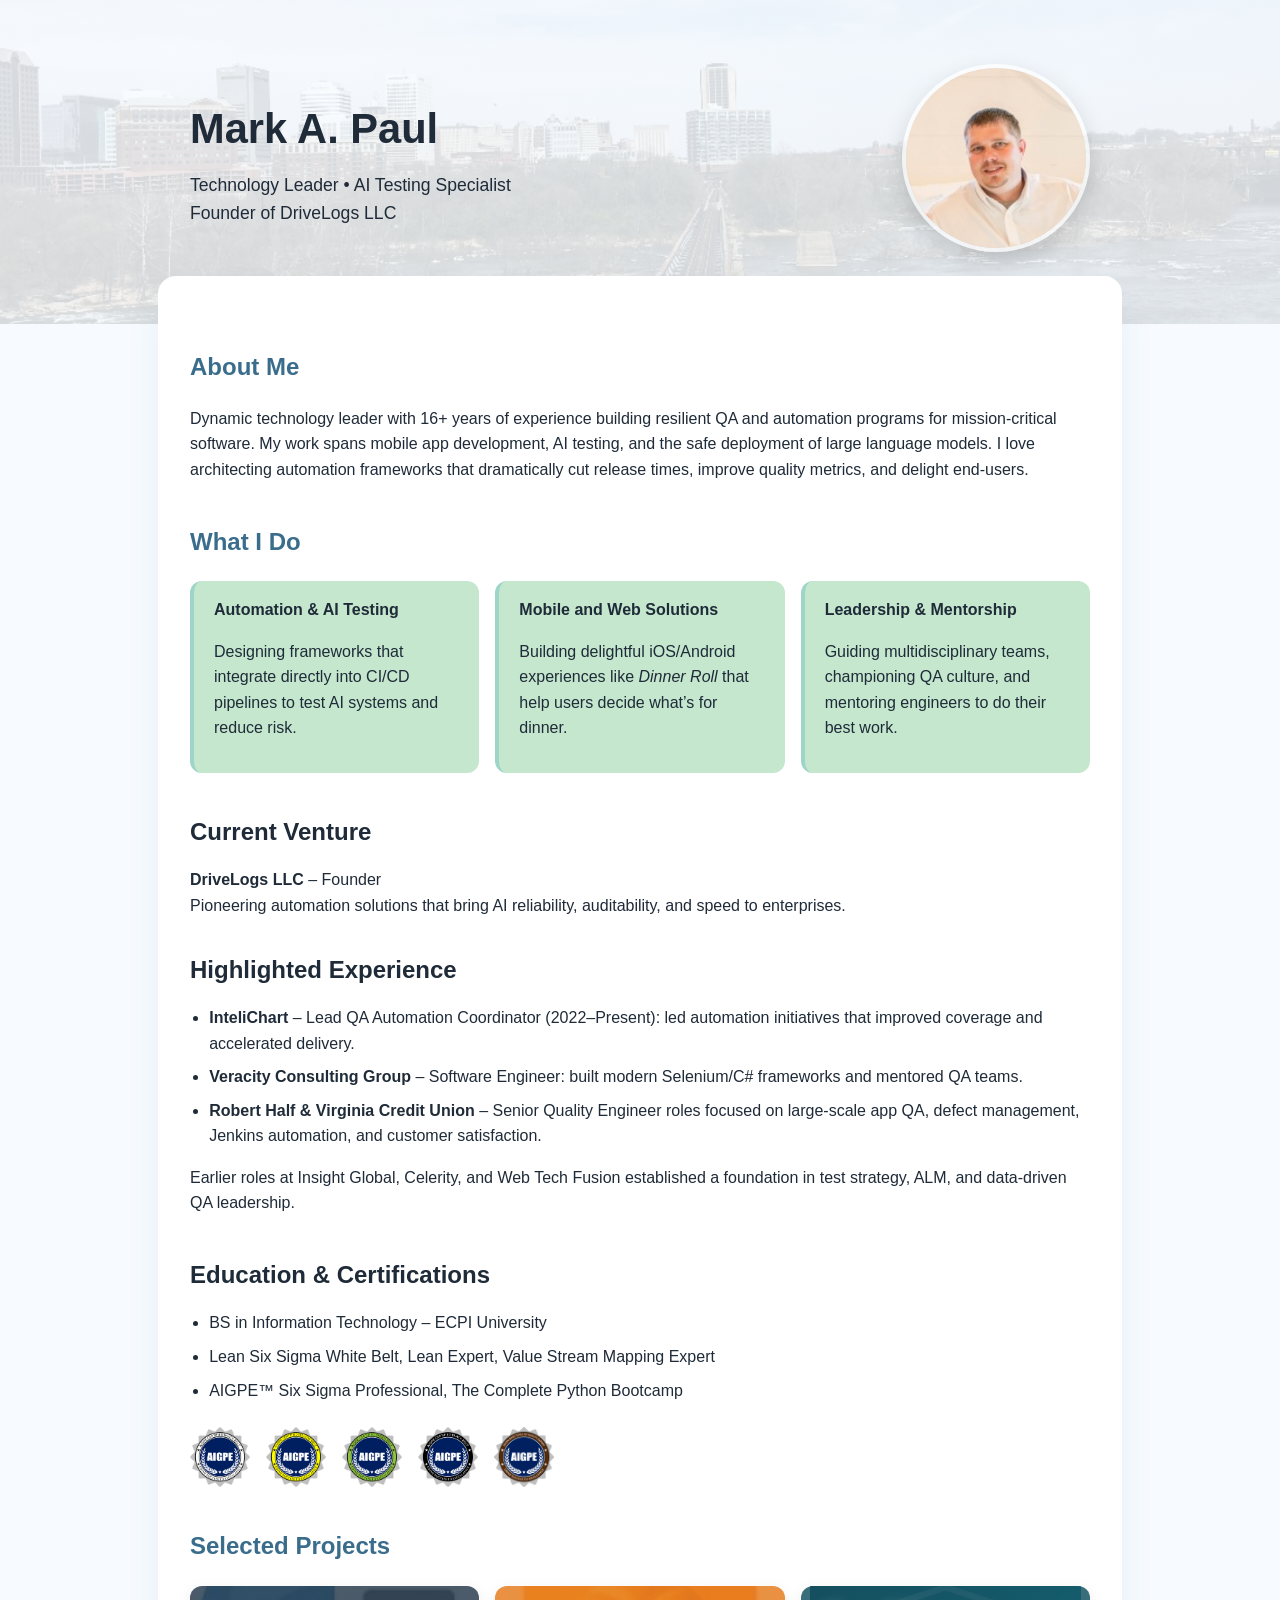
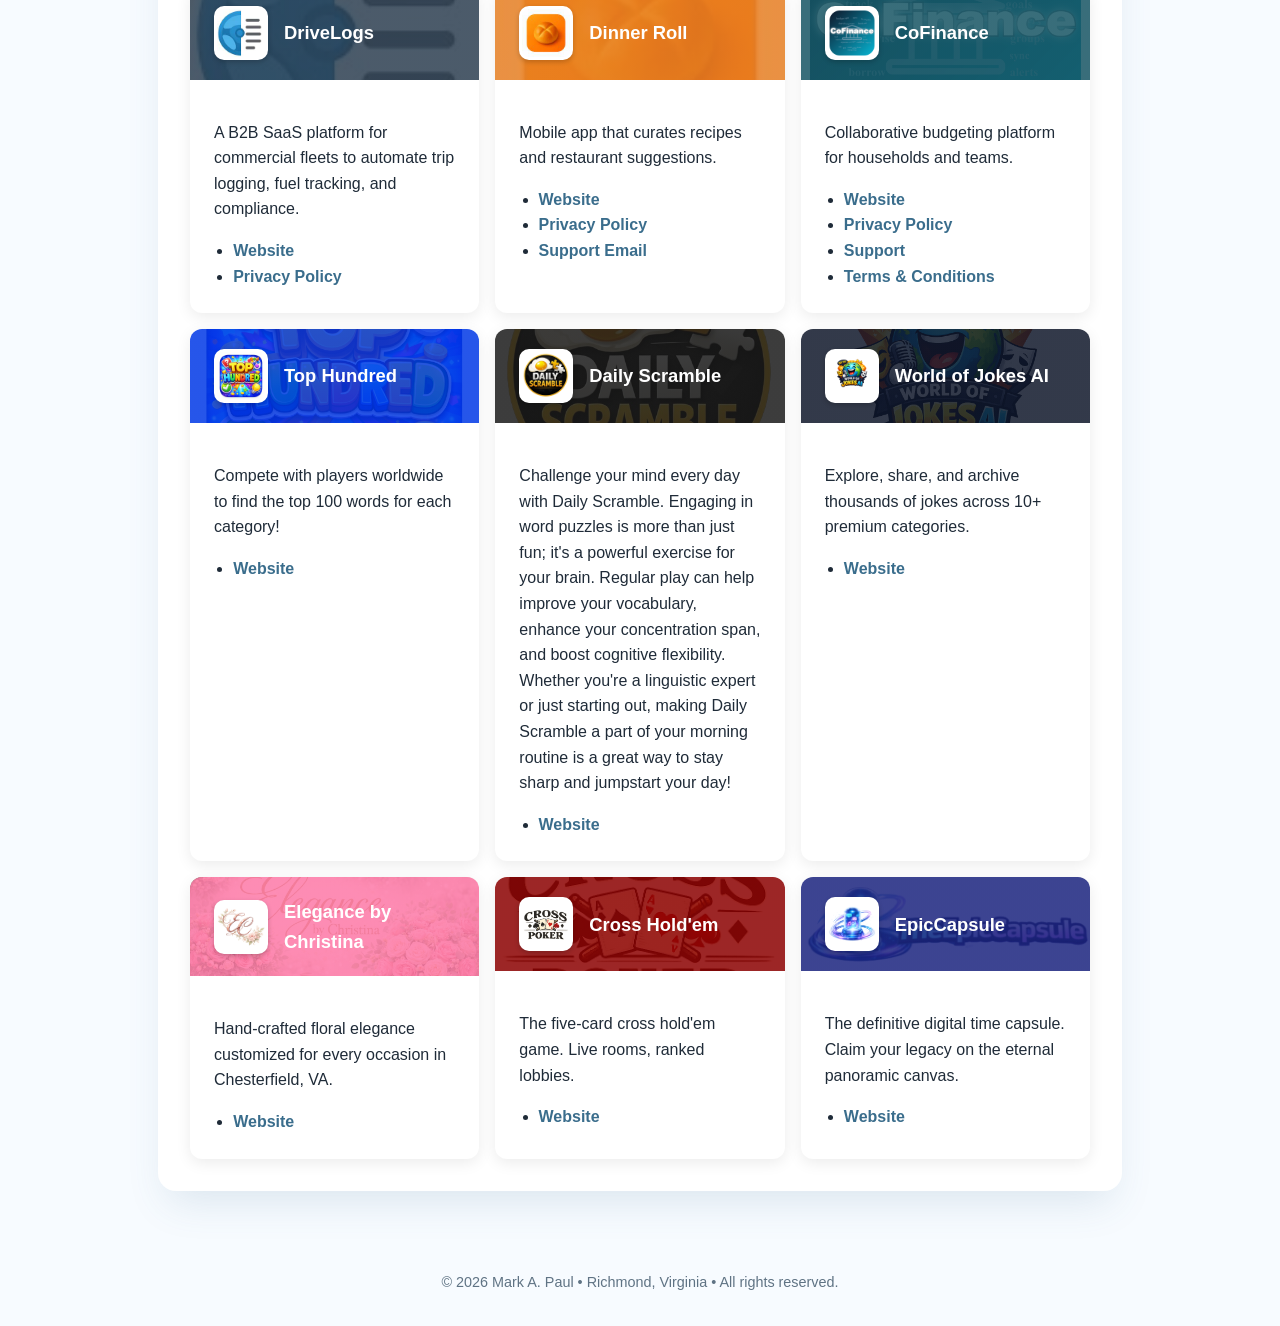
<file: index.html>
<!DOCTYPE html>
<html lang="en">
<head>
  <meta charset="UTF-8" />
  <title>Mark A. Paul – Technology Leader</title>
  <meta name="viewport" content="width=device-width, initial-scale=1" />
  <link rel="stylesheet" href="style/main.css" />
</head>
<body>
  <header>
    <div class="hero-content">
      <div id="hero-text">
        <h1>Mark A. Paul</h1>
        <p>Technology Leader • AI Testing Specialist<br>Founder of DriveLogs LLC</p>
      </div>
      <div class="hero-headshot" id="hero-pic">
        <img src="assets/images/profileImage.jpg" alt="Photo of Mark A. Paul" />
      </div>
    </div>
  </header>

  <main>
    <section>
      <h2>About Me</h2>
      <p>
        Dynamic technology leader with <span id="years-experience">15+</span> years of experience building resilient QA and automation programs
        for mission-critical software. My work spans mobile app development, AI testing, and the safe deployment
        of large language models. I love architecting automation frameworks that dramatically cut release times,
        improve quality metrics, and delight end-users.
      </p>
    </section>

    <section>
      <h2>What I Do</h2>
      <div class="grid">
        <div class="card">
          <strong>Automation &amp; AI Testing</strong>
          <p>Designing frameworks that integrate directly into CI/CD pipelines to test AI systems and reduce risk.</p>
        </div>
        <div class="card">
          <strong>Mobile and Web Solutions</strong>
          <p>Building delightful iOS/Android experiences like <em>Dinner Roll</em> that help users decide what’s for dinner.</p>
        </div>
        <div class="card">
          <strong>Leadership &amp; Mentorship</strong>
          <p>Guiding multidisciplinary teams, championing QA culture, and mentoring engineers to do their best work.</p>
        </div>
      </div>
    </section>

    <section>
      <h3 style="color: var(--primary); font-size: 1.5rem; margin-top: 2.5rem; margin-bottom: 1rem;">Current Venture</h3>
      <div style="margin-bottom: 2rem;">
        <strong>DriveLogs LLC</strong> – Founder<br>
        Pioneering automation solutions that bring AI reliability, auditability, and speed to enterprises.
      </div>

      <h3 style="color: var(--primary); font-size: 1.5rem; margin-bottom: 1rem;">Highlighted Experience</h3>
      <ul style="padding-left: 1.2rem; line-height: 1.6; margin-bottom: 1rem;">
        <li style="margin-bottom: 0.5rem;"><strong>InteliChart</strong> – Lead QA Automation Coordinator (2022–Present): led automation initiatives that improved coverage and accelerated delivery.</li>
        <li style="margin-bottom: 0.5rem;"><strong>Veracity Consulting Group</strong> – Software Engineer: built modern Selenium/C# frameworks and mentored QA teams.</li>
        <li style="margin-bottom: 0.5rem;"><strong>Robert Half &amp; Virginia Credit Union</strong> – Senior Quality Engineer roles focused on large-scale app QA, defect management, Jenkins automation, and customer satisfaction.</li>
      </ul>
      <p style="margin-bottom: 2.5rem;">Earlier roles at Insight Global, Celerity, and Web Tech Fusion established a foundation in test strategy, ALM, and data-driven QA leadership.</p>

      <h3 style="color: var(--primary); font-size: 1.5rem; margin-bottom: 1rem;">Education &amp; Certifications</h3>
      <ul style="padding-left: 1.2rem; line-height: 1.6; margin-bottom: 1.5rem;">
        <li style="margin-bottom: 0.5rem;">BS in Information Technology – ECPI University</li>
        <li style="margin-bottom: 0.5rem;">Lean Six Sigma White Belt, Lean Expert, Value Stream Mapping Expert</li>
        <li>AIGPE™ Six Sigma Professional, The Complete Python Bootcamp</li>
      </ul>
      <div style="display: flex; gap: 1rem; margin-top: 1.5rem; flex-wrap: wrap;">
        <img src="assets/images/white_belt.png" alt="White Belt" style="height: 60px; object-fit: contain;">
        <img src="assets/images/yellow_belt.png" alt="Yellow Belt" style="height: 60px; object-fit: contain;">
        <img src="assets/images/green_belt.png" alt="Green Belt" style="height: 60px; object-fit: contain;">
        <img src="assets/images/black_belt.png" alt="Black Belt" style="height: 60px; object-fit: contain;">
        <img src="assets/images/seven_tools.png" alt="Seven Tools" style="height: 60px; object-fit: contain;">
      </div>
    </section>

    <section>
      <h2>Selected Projects</h2>
      <div class="grid">
        <div class="project-card card-drivelogs">
          <div class="card-header">
            <img src="assets/images/logos/drivelogs.png" alt="DriveLogs Logo" class="project-logo" />
            <strong>DriveLogs</strong>
          </div>
          <div class="card-body">
            <p>A B2B SaaS platform for commercial fleets to automate trip logging, fuel tracking, and compliance.</p>
            <ul>
              <li><a href="https://drivelogs.app" target="_blank" rel="noopener">Website</a></li>
              <li><a href="https://marpau0755.github.io/drivelogs-privacy/" target="_blank" rel="noopener">Privacy Policy</a></li>
            </ul>
          </div>
        </div>

        <div class="project-card card-dinnerroll">
          <div class="card-header">
            <img src="assets/images/logos/dinnerroll.png" alt="Dinner Roll Logo" class="project-logo" />
            <strong>Dinner Roll</strong>
          </div>
          <div class="card-body">
            <p>Mobile app that curates recipes and restaurant suggestions.</p>
            <ul>
              <li><a href="https://dinnerroll.app/" target="_blank" rel="noopener">Website</a></li>
              <li><a href="https://marpau0755.github.io/dinnerroll-privacy/" target="_blank" rel="noopener">Privacy Policy</a></li>
              <li><a href="mailto:dinnerroll.contact@gmail.com">Support Email</a></li>
            </ul>
          </div>
        </div>

        <div class="project-card card-cofinance">
          <div class="card-header">
            <img src="assets/images/logos/cofinance.png" alt="CoFinance Logo" class="project-logo" />
            <strong>CoFinance</strong>
          </div>
          <div class="card-body">
            <p>Collaborative budgeting platform for households and teams.</p>
            <ul>
              <li><a href="https://cofinance-6645c.web.app/" target="_blank" rel="noopener">Website</a></li>
              <li><a href="https://marpau0755.github.io/cofinance-privacy/" target="_blank" rel="noopener">Privacy Policy</a></li>
              <li><a href="https://marpau0755.github.io/cofinance-privacy/support.html" target="_blank" rel="noopener">Support</a></li>
              <li><a href="https://marpau0755.github.io/cofinance-privacy/terms.html" target="_blank" rel="noopener">Terms &amp; Conditions</a></li>
            </ul>
          </div>
        </div>

        <div class="project-card card-tophundred">
          <div class="card-header">
            <img src="assets/images/logos/tophundred.jpg" alt="Top Hundred Logo" class="project-logo" />
            <strong>Top Hundred</strong>
          </div>
          <div class="card-body">
            <p>Compete with players worldwide to find the top 100 words for each category!</p>
            <ul>
              <li><a href="https://tophundred.web.app/" target="_blank" rel="noopener">Website</a></li>
            </ul>
          </div>
        </div>

        <div class="project-card card-dailyscramble">
          <div class="card-header">
            <img src="assets/images/logos/dailyscramble.png" alt="Daily Scramble Logo" class="project-logo" />
            <strong>Daily Scramble</strong>
          </div>
          <div class="card-body">
            <p>Challenge your mind every day with Daily Scramble. Engaging in word puzzles is more than just fun; it's a powerful exercise for your brain. Regular play can help improve your vocabulary, enhance your concentration span, and boost cognitive flexibility. Whether you're a linguistic expert or just starting out, making Daily Scramble a part of your morning routine is a great way to stay sharp and jumpstart your day!</p>
            <ul>
              <li><a href="https://dailyscramble.web.app" target="_blank" rel="noopener">Website</a></li>
            </ul>
          </div>
        </div>

        <div class="project-card card-worldofjokesai">
          <div class="card-header">
            <img src="assets/images/logos/worldofjokesai.png" alt="World of Jokes AI Logo" class="project-logo" />
            <strong>World of Jokes AI</strong>
          </div>
          <div class="card-body">
            <p>Explore, share, and archive thousands of jokes across 10+ premium categories.</p>
            <ul>
              <li><a href="https://worldofjokesai.web.app/" target="_blank" rel="noopener">Website</a></li>
            </ul>
          </div>
        </div>

        <div class="project-card card-eleganceva">
          <div class="card-header">
            <img src="assets/images/logos/eleganceva.png" alt="Elegance by Christina Logo" class="project-logo" />
            <strong>Elegance by Christina</strong>
          </div>
          <div class="card-body">
            <p>Hand-crafted floral elegance customized for every occasion in Chesterfield, VA.</p>
            <ul>
              <li><a href="https://eleganceva.web.app/" target="_blank" rel="noopener">Website</a></li>
            </ul>
          </div>
        </div>

        <div class="project-card card-crossholdem">
          <div class="card-header">
            <img src="assets/images/logos/crossholdem.png" alt="Cross Hold'em Logo" class="project-logo" />
            <strong>Cross Hold'em</strong>
          </div>
          <div class="card-body">
            <p>The five-card cross hold'em game. Live rooms, ranked lobbies.</p>
            <ul>
              <li><a href="https://crossholdem.web.app" target="_blank" rel="noopener">Website</a></li>
            </ul>
          </div>
        </div>

        <div class="project-card card-theepiccapsule">
          <div class="card-header">
            <img src="assets/images/logos/theepiccapsule.png" alt="EpicCapsule Logo" class="project-logo" />
            <strong>EpicCapsule</strong>
          </div>
          <div class="card-body">
            <p>The definitive digital time capsule. Claim your legacy on the eternal panoramic canvas.</p>
            <ul>
              <li><a href="https://theepiccapsule.web.app/" target="_blank" rel="noopener">Website</a></li>
            </ul>
          </div>
        </div>
      </div>
    </section>
  </main>

  <footer>
    &copy; <span id="copyright-year">2026</span> Mark A. Paul &bull; Richmond, Virginia &bull; All rights reserved.
  </footer>
  <script>
    (function() {
      // Calculate years of experience from 2010
      const startYear = 2010;
      const currentYear = new Date().getFullYear();
      const yearsOfExperience = currentYear - startYear;
      const experienceElement = document.getElementById('years-experience');
      if (experienceElement) {
        experienceElement.textContent = yearsOfExperience + '+';
      }
      
      // Update copyright year
      const copyrightElement = document.getElementById('copyright-year');
      if (copyrightElement) {
        copyrightElement.textContent = currentYear;
      }

      // Progressive scroll animation for header split
      const heroText = document.getElementById('hero-text');
      const heroPic = document.getElementById('hero-pic');

      if (heroText && heroPic) {
        window.addEventListener('scroll', () => {
          if (window.innerWidth > 900) {
            const scrollY = window.scrollY;
            // Calculate max shift to keep them just inside the screen edges
            const maxShift = Math.max(0, (window.innerWidth - 900) / 2 - 40);
            
            // Move outwards progressively. 1.8x speed means they move out of the way quickly
            const shift = Math.min(scrollY * 1.8, maxShift);
            
            // Scale down slightly as they move
            const scale = Math.max(0.75, 1 - (scrollY * 0.0015));
            
            heroText.style.transform = `translateX(-${shift}px) scale(${scale})`;
            heroPic.style.transform = `translateX(${shift}px) scale(${scale})`;
          } else {
            // Reset on smaller screens
            heroText.style.transform = `none`;
            heroPic.style.transform = `none`;
          }
        });
      }
    })();
  </script>
</body>
</html>
</file>
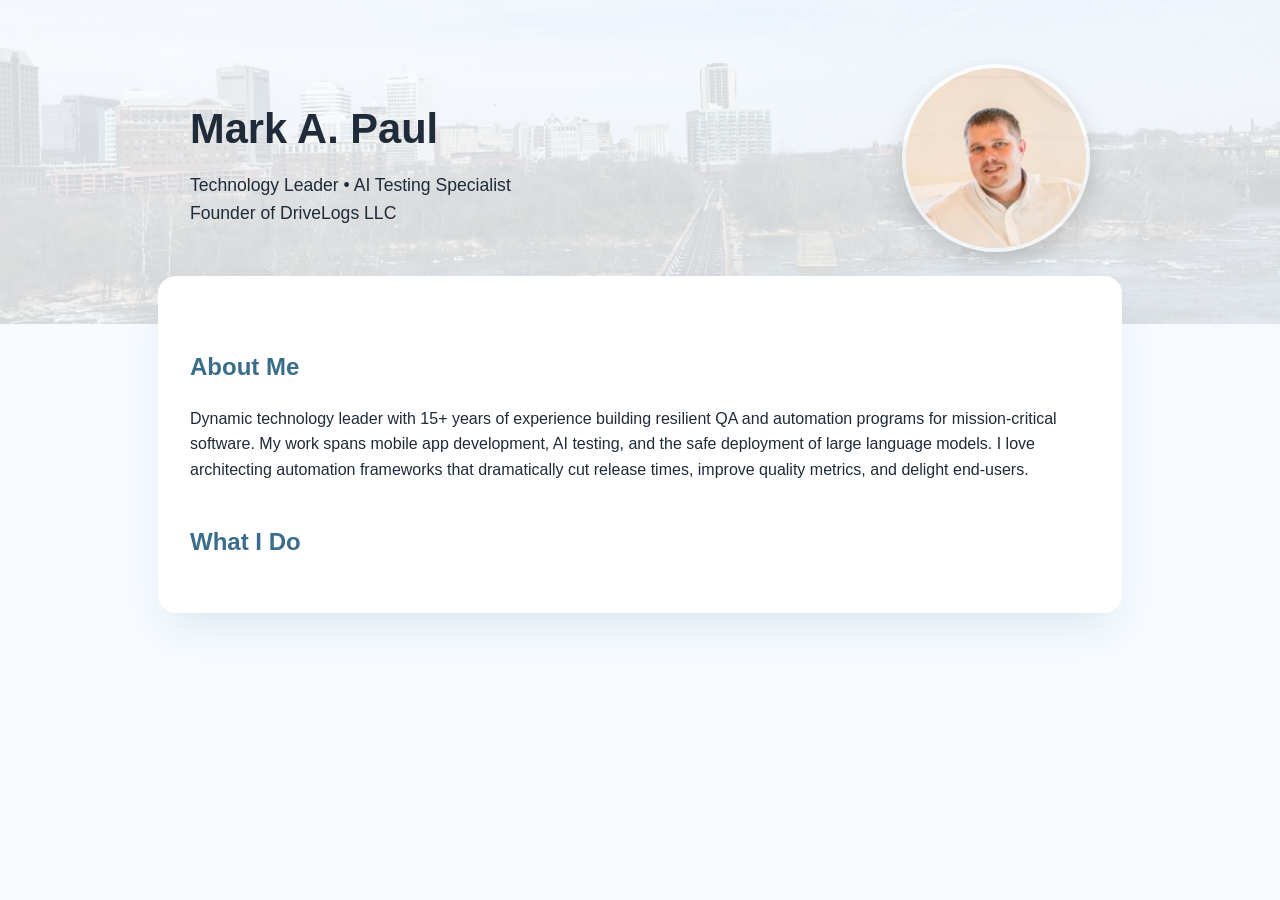
<file: header_recovery.html>
<!DOCTYPE html>
<html lang="en">
<head>
  <meta charset="UTF-8" />
  <title>Mark A. Paul – Technology Leader</title>
  <meta name="viewport" content="width=device-width, initial-scale=1" />
  <link rel="stylesheet" href="style/main.css" />
</head>
<body>
  <header>
    <div class="hero-content">
      <div id="hero-text">
        <h1>Mark A. Paul</h1>
        <p>Technology Leader • AI Testing Specialist<br>Founder of DriveLogs LLC</p>
      </div>
      <div class="hero-headshot" id="hero-pic">
        <img src="assets/images/profileImage.jpg" alt="Photo of Mark A. Paul" />
      </div>
    </div>
  </header>

  <main>
    <section>
      <h2>About Me</h2>
      <p>
        Dynamic technology leader with <span id="years-experience">15+</span> years of experience building resilient QA and automation programs
        for mission-critical software. My work spans mobile app development, AI testing, and the safe deployment
        of large language models. I love architecting automation frameworks that dramatically cut release times,
        improve quality metrics, and delight end-users.
      </p>
    </section>

    <section>
      <h2>What I Do</h2>
</file>
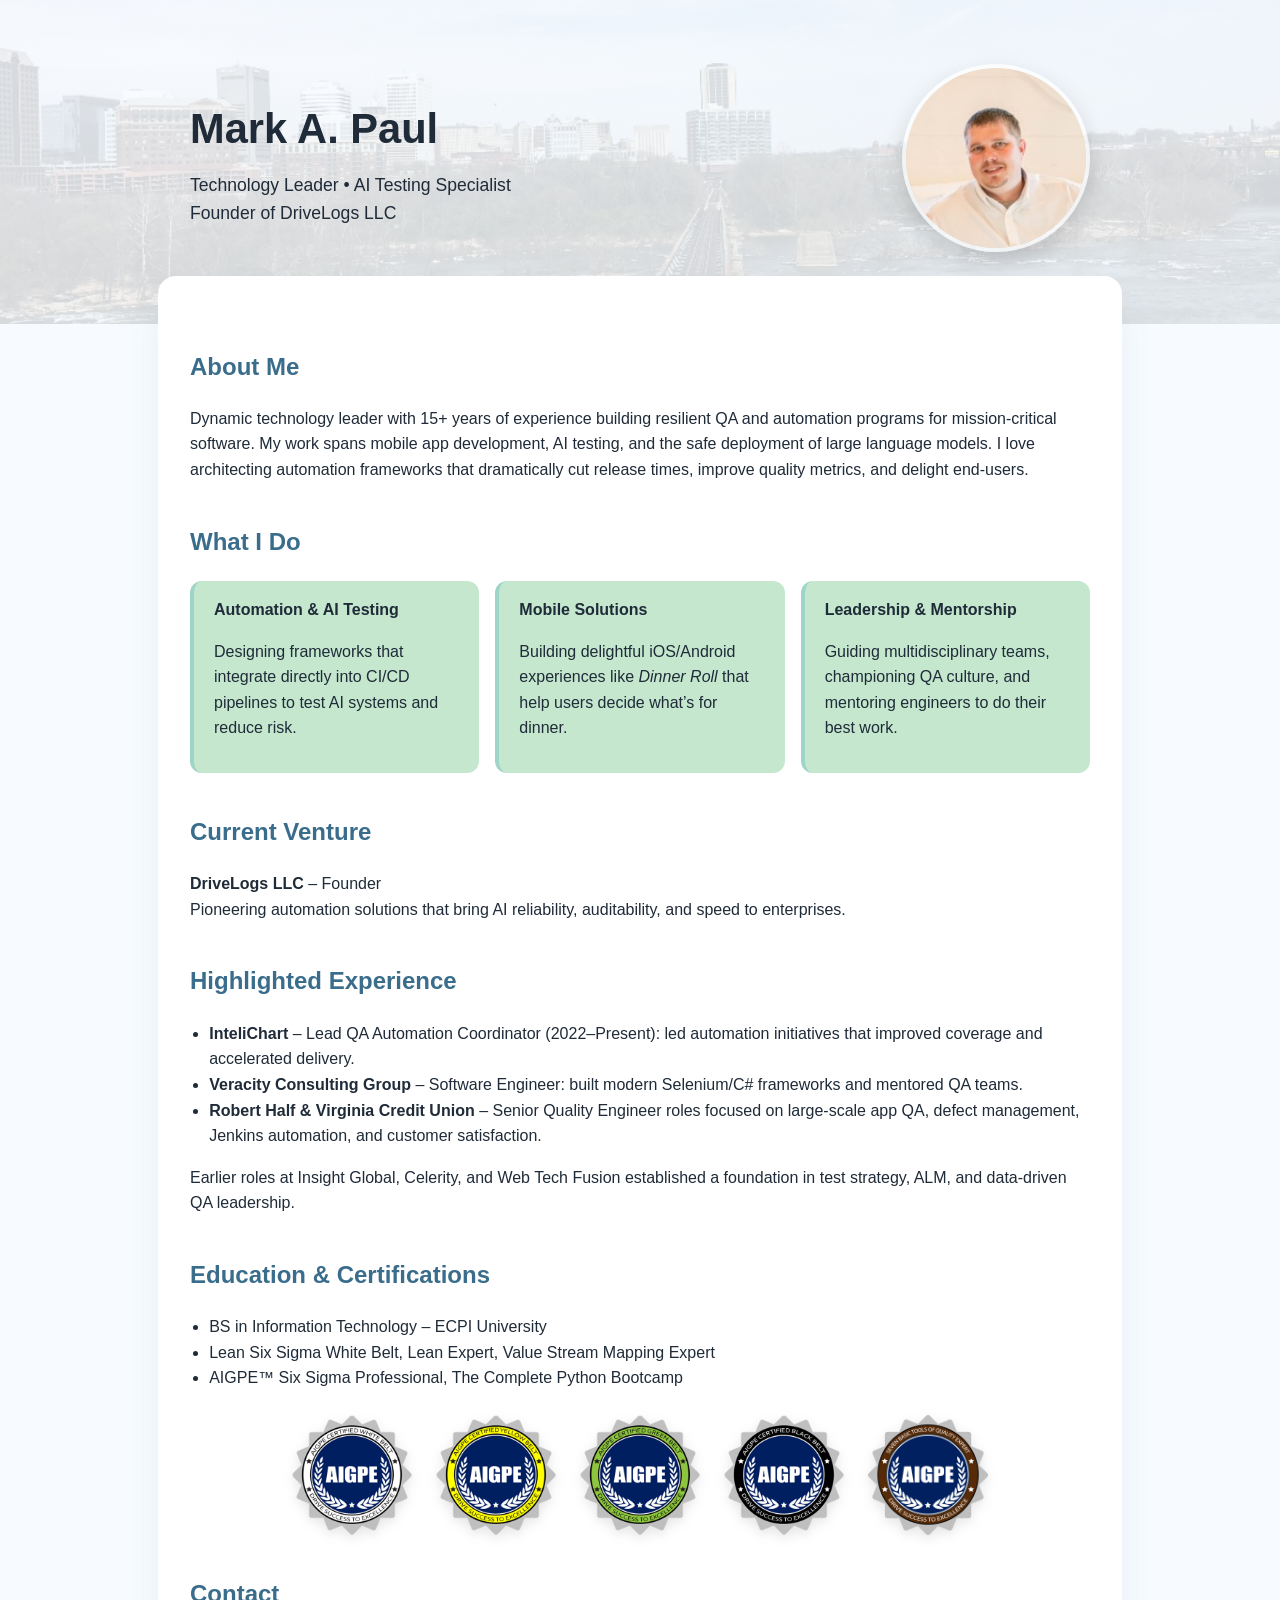
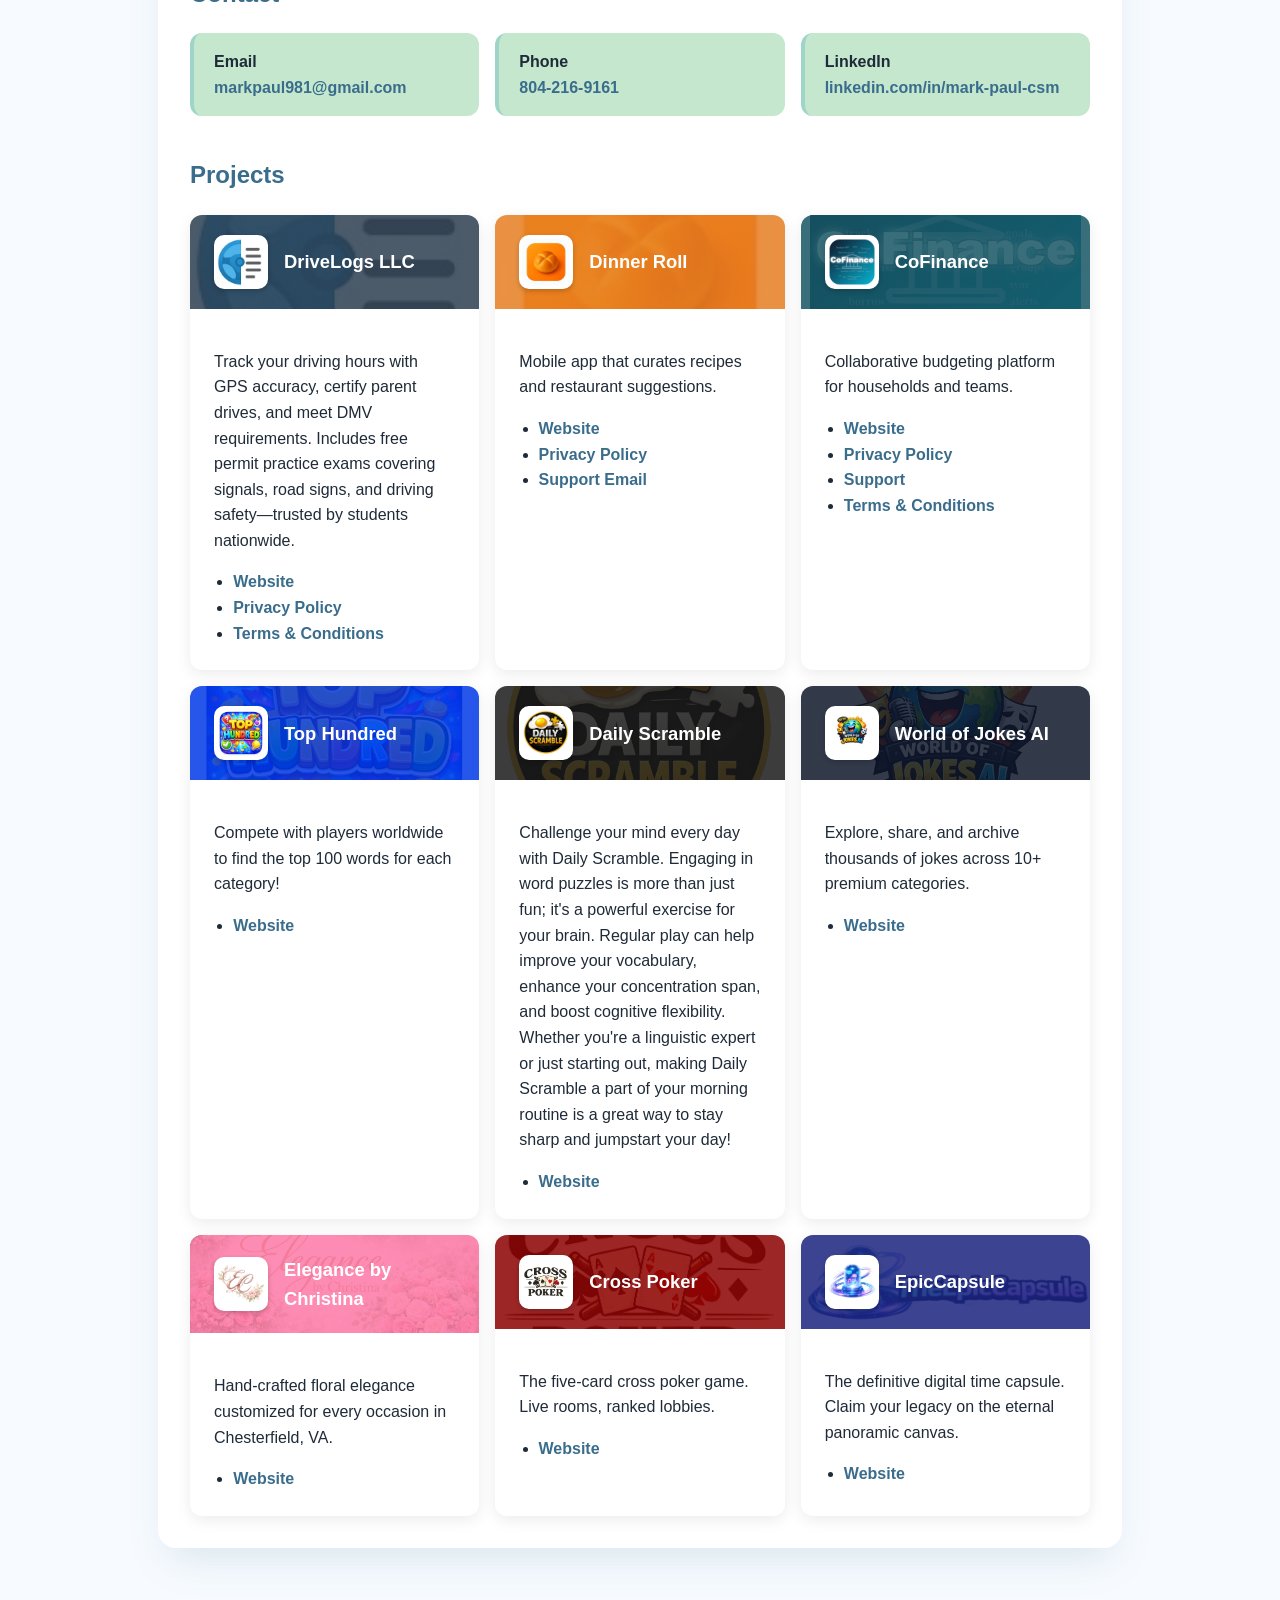
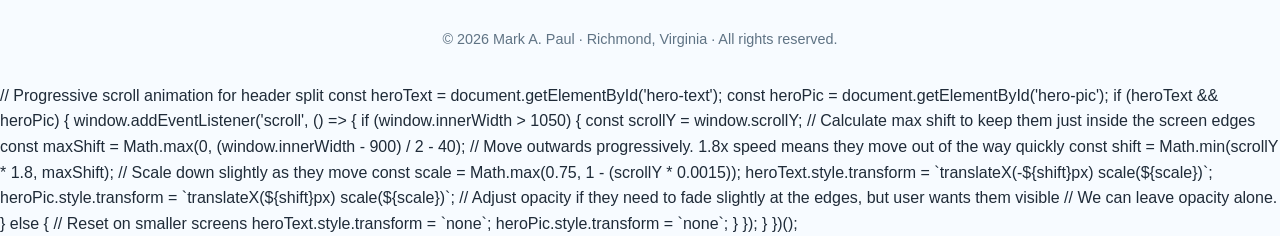
<file: new_index.html>
<!DOCTYPE html>
<html lang="en">
<head>
  <meta charset="UTF-8" />
  <title>Mark A. Paul – Technology Leader</title>
  <meta name="viewport" content="width=device-width, initial-scale=1" />
  <link rel="stylesheet" href="style/main.css" />
</head>
<body>
  <header>
    <div class="hero-content">
      <div id="hero-text">
        <h1>Mark A. Paul</h1>
        <p>Technology Leader • AI Testing Specialist<br>Founder of DriveLogs LLC</p>
      </div>
      <div class="hero-headshot" id="hero-pic">
        <img src="assets/images/profileImage.jpg" alt="Photo of Mark A. Paul" />
      </div>
    </div>
  </header>

  <main>
    <section>
      <h2>About Me</h2>
      <p>
        Dynamic technology leader with <span id="years-experience">15+</span> years of experience building resilient QA and automation programs
        for mission-critical software. My work spans mobile app development, AI testing, and the safe deployment
        of large language models. I love architecting automation frameworks that dramatically cut release times,
        improve quality metrics, and delight end-users.
      </p>
    </section>

    <section>
      <h2>What I Do</h2>
      <div class="grid">
        <div class="card">
          <strong>Automation &amp; AI Testing</strong>
          <p>Designing frameworks that integrate directly into CI/CD pipelines to test AI systems and reduce risk.</p>
        </div>
        <div class="card">
          <strong>Mobile Solutions</strong>
          <p>Building delightful iOS/Android experiences like <em>Dinner Roll</em> that help users decide what’s for dinner.</p>
        </div>
        <div class="card">
          <strong>Leadership &amp; Mentorship</strong>
          <p>Guiding multidisciplinary teams, championing QA culture, and mentoring engineers to do their best work.</p>
        </div>
      </div>
    </section>

    <section>
      <h2>Current Venture</h2>
      <p>
        <strong>DriveLogs LLC</strong> – Founder<br />
        Pioneering automation solutions that bring AI reliability, auditability, and speed to enterprises.
      </p>
    </section>

    <section>
      <h2>Highlighted Experience</h2>
      <ul>
        <li><strong>InteliChart</strong> – Lead QA Automation Coordinator (2022–Present): led automation initiatives that improved coverage and accelerated delivery.</li>
        <li><strong>Veracity Consulting Group</strong> – Software Engineer: built modern Selenium/C# frameworks and mentored QA teams.</li>
        <li><strong>Robert Half &amp; Virginia Credit Union</strong> – Senior Quality Engineer roles focused on large-scale app QA, defect management, Jenkins automation, and customer satisfaction.</li>
      </ul>
      <p>
        Earlier roles at Insight Global, Celerity, and Web Tech Fusion established a foundation in test strategy, ALM, and data-driven QA leadership.
      </p>
    </section>

    <section>
      <h2>Education &amp; Certifications</h2>
      <ul>
        <li>BS in Information Technology – ECPI University</li>
        <li>Lean Six Sigma White Belt, Lean Expert, Value Stream Mapping Expert</li>
        <li>AIGPE™ Six Sigma Professional, The Complete Python Bootcamp</li>
      </ul>
      <div class="cert-seals">
        <img src="assets/images/white_belt.png" alt="AIGPE Certified White Belt" title="White Belt" />
        <img src="assets/images/yellow_belt.png" alt="AIGPE Certified Yellow Belt" title="Yellow Belt" />
        <img src="assets/images/green_belt.png" alt="AIGPE Certified Green Belt" title="Green Belt" />
        <img src="assets/images/black_belt.png" alt="AIGPE Certified Black Belt" title="Black Belt" />
        <img src="assets/images/seven_tools.png" alt="Seven Basic Tools of Quality Expert" title="Seven Basic Tools" />
      </div>
    </section>

    <section>
      <h2>Contact</h2>
      <div class="grid">
        <div class="card">
          <strong>Email</strong><br />
          <a href="mailto:markpaul981@gmail.com">markpaul981@gmail.com</a>
        </div>
        <div class="card">
          <strong>Phone</strong><br />
          <a href="tel:+18042169161">804-216-9161</a>
        </div>
        <div class="card">
          <strong>LinkedIn</strong><br />
          <a href="https://www.linkedin.com/in/mark-paul-csm" target="_blank" rel="noopener">linkedin.com/in/mark-paul-csm</a>
        </div>
      </div>
    </section>

    <section>
      <h2>Projects</h2>
      <div class="grid">
        <div class="project-card card-drivelogs">
          <div class="card-header">
            <img src="assets/images/logos/drivelogs.png" alt="DriveLogs Logo" class="project-logo" />
            <strong>DriveLogs LLC</strong>
          </div>
          <div class="card-body">
            <p>Track your driving hours with GPS accuracy, certify parent drives, and meet DMV requirements. Includes free permit practice exams covering signals, road signs, and driving safety—trusted by students nationwide.</p>
            <ul>
              <li><a href="https://www.drivelogsusa.com/" target="_blank" rel="noopener">Website</a></li>
              <li><a href="https://www.drivelogsusa.com/privacy-policy" target="_blank" rel="noopener">Privacy Policy</a></li>
              <li><a href="https://www.drivelogsusa.com/terms-and-conditions" target="_blank" rel="noopener">Terms &amp; Conditions</a></li>
            </ul>
          </div>
        </div>

        <div class="project-card card-dinnerroll">
          <div class="card-header">
            <img src="assets/images/logos/dinnerroll.png" alt="Dinner Roll Logo" class="project-logo" />
            <strong>Dinner Roll</strong>
          </div>
          <div class="card-body">
            <p>Mobile app that curates recipes and restaurant suggestions.</p>
            <ul>
              <li><a href="https://dinnerroll.app/" target="_blank" rel="noopener">Website</a></li>
              <li><a href="https://marpau0755.github.io/dinnerroll-privacy/" target="_blank" rel="noopener">Privacy Policy</a></li>
              <li><a href="mailto:dinnerroll.contact@gmail.com">Support Email</a></li>
            </ul>
          </div>
        </div>

        <div class="project-card card-cofinance">
          <div class="card-header">
            <img src="assets/images/logos/cofinance.png" alt="CoFinance Logo" class="project-logo" />
            <strong>CoFinance</strong>
          </div>
          <div class="card-body">
            <p>Collaborative budgeting platform for households and teams.</p>
            <ul>
              <li><a href="https://cofinance-6645c.web.app/" target="_blank" rel="noopener">Website</a></li>
              <li><a href="https://marpau0755.github.io/cofinance-privacy/" target="_blank" rel="noopener">Privacy Policy</a></li>
              <li><a href="https://marpau0755.github.io/cofinance-privacy/support.html" target="_blank" rel="noopener">Support</a></li>
              <li><a href="https://marpau0755.github.io/cofinance-privacy/terms.html" target="_blank" rel="noopener">Terms &amp; Conditions</a></li>
            </ul>
          </div>
        </div>

        <div class="project-card card-tophundred">
          <div class="card-header">
            <img src="assets/images/logos/tophundred.jpg" alt="Top Hundred Logo" class="project-logo" />
            <strong>Top Hundred</strong>
          </div>
          <div class="card-body">
            <p>Compete with players worldwide to find the top 100 words for each category!</p>
            <ul>
              <li><a href="https://tophundred.web.app/" target="_blank" rel="noopener">Website</a></li>
            </ul>
          </div>
        </div>

        <div class="project-card card-dailyscramble">
          <div class="card-header">
            <img src="assets/images/logos/dailyscramble.png" alt="Daily Scramble Logo" class="project-logo" />
            <strong>Daily Scramble</strong>
          </div>
          <div class="card-body">
            <p>Challenge your mind every day with Daily Scramble. Engaging in word puzzles is more than just fun; it's a powerful exercise for your brain. Regular play can help improve your vocabulary, enhance your concentration span, and boost cognitive flexibility. Whether you're a linguistic expert or just starting out, making Daily Scramble a part of your morning routine is a great way to stay sharp and jumpstart your day!</p>
            <ul>
              <li><a href="https://dailyscramble.web.app" target="_blank" rel="noopener">Website</a></li>
            </ul>
          </div>
        </div>

        <div class="project-card card-worldofjokesai">
          <div class="card-header">
            <img src="assets/images/logos/worldofjokesai.png" alt="World of Jokes AI Logo" class="project-logo" />
            <strong>World of Jokes AI</strong>
          </div>
          <div class="card-body">
            <p>Explore, share, and archive thousands of jokes across 10+ premium categories.</p>
            <ul>
              <li><a href="https://worldofjokesai.web.app/" target="_blank" rel="noopener">Website</a></li>
            </ul>
          </div>
        </div>

        <div class="project-card card-eleganceva">
          <div class="card-header">
            <img src="assets/images/logos/eleganceva.png" alt="Elegance by Christina Logo" class="project-logo" />
            <strong>Elegance by Christina</strong>
          </div>
          <div class="card-body">
            <p>Hand-crafted floral elegance customized for every occasion in Chesterfield, VA.</p>
            <ul>
              <li><a href="https://eleganceva.web.app/" target="_blank" rel="noopener">Website</a></li>
            </ul>
          </div>
        </div>

        <div class="project-card card-crossholdem">
          <div class="card-header">
            <img src="assets/images/logos/crossholdem.png" alt="Cross Poker Logo" class="project-logo" />
            <strong>Cross Poker</strong>
          </div>
          <div class="card-body">
            <p>The five-card cross poker game. Live rooms, ranked lobbies.</p>
            <ul>
              <li><a href="https://crossholdem.web.app" target="_blank" rel="noopener">Website</a></li>
            </ul>
          </div>
        </div>

        <div class="project-card card-theepiccapsule">
          <div class="card-header">
            <img src="assets/images/logos/theepiccapsule.png" alt="EpicCapsule Logo" class="project-logo" />
            <strong>EpicCapsule</strong>
          </div>
          <div class="card-body">
            <p>The definitive digital time capsule. Claim your legacy on the eternal panoramic canvas.</p>
            <ul>
              <li><a href="https://theepiccapsule.web.app/" target="_blank" rel="noopener">Website</a></li>
            </ul>
          </div>
        </div>
      </div>
    </section>
  </main>

  <footer>
    © <span id="copyright-year">2026</span> Mark A. Paul · Richmond, Virginia · All rights reserved.
  </footer>
  <script>
    // Calculate years of experience from 2014
    (function() {
      const startYear = 2010;
      const currentYear = new Date().getFullYear();
      const yearsOfExperience = currentYear - startYear;
      const experienceElement = document.getElementById('years-experience');
      if (experienceElement) {
        experienceElement.textContent = yearsOfExperience + '+';
      }
      
    </section>
  </main>

  <footer>
    © <span id="copyright-year">2026</span> Mark A. Paul · Richmond, Virginia · All rights reserved.
  </footer>
  <script>
    // Calculate years of experience from 2014
    (function() {
      const startYear = 2010;
      const currentYear = new Date().getFullYear();
      const yearsOfExperience = currentYear - startYear;
      const experienceElement = document.getElementById('years-experience');
      if (experienceElement) {
        experienceElement.textContent = yearsOfExperience + '+';
      }
      
      // Update copyright year
      const copyrightElement = document.getElementById('copyright-year');
      if (copyrightElement) {
        copyrightElement.textContent = currentYear;
      }
    })();
  </script>

      // Progressive scroll animation for header split
      const heroText = document.getElementById('hero-text');
      const heroPic = document.getElementById('hero-pic');

      if (heroText && heroPic) {
        window.addEventListener('scroll', () => {
          if (window.innerWidth > 1050) {
            const scrollY = window.scrollY;
            // Calculate max shift to keep them just inside the screen edges
            const maxShift = Math.max(0, (window.innerWidth - 900) / 2 - 40);
            
            // Move outwards progressively. 1.8x speed means they move out of the way quickly
            const shift = Math.min(scrollY * 1.8, maxShift);
            
            // Scale down slightly as they move
            const scale = Math.max(0.75, 1 - (scrollY * 0.0015));
            
            heroText.style.transform = `translateX(-${shift}px) scale(${scale})`;
            heroPic.style.transform = `translateX(${shift}px) scale(${scale})`;
            
            // Adjust opacity if they need to fade slightly at the edges, but user wants them visible
            // We can leave opacity alone.
          } else {
            // Reset on smaller screens
            heroText.style.transform = `none`;
            heroPic.style.transform = `none`;
          }
        });
      }
    })();
  </script>
</body>
</html>
</file>
<file: style/main.css>
:root {
  --soft-blue: #b2d6f2;
  --soft-teal: #9fd5c9;
  --soft-green: #c4e7ce;
  --text-dark: #1f2b38;
  --accent-dark: #3a6d8c;
  --page-bg: #f7fbff;
}

body {
  font-family: "Segoe UI", Arial, sans-serif;
  margin: 0;
  padding: 0;
  background: var(--page-bg);
  color: var(--text-dark);
  line-height: 1.6;
}

header {
  position: sticky;
  top: 0;
  z-index: 0;
  transition: all 0.4s ease;
  background: linear-gradient(rgba(247, 251, 255, 0.85), rgba(247, 251, 255, 0.85)), url('../assets/images/header_bg.jpg') center/cover no-repeat;
  color: var(--text-dark);
  padding: 4rem 1.5rem;
}

.hero-content {
  display: flex;
  flex-direction: column;
  align-items: center;
  gap: 1.5rem;
  max-width: 900px;
  margin: 0 auto;
  text-align: center;
  transition: all 0.4s ease;
}

.hero-content h1 {
  margin: 0;
  font-size: 2.6rem;
  transition: all 0.4s ease;
}

/* Sticky Header Scrolled State */
header.header-scrolled {
  padding: 0.5rem 2rem;
  box-shadow: 0 4px 15px rgba(0,0,0,0.1);
  background: linear-gradient(rgba(247, 251, 255, 0.98), rgba(247, 251, 255, 0.98)), url('../assets/images/header_bg.jpg') center/cover no-repeat;
}

header.header-scrolled .hero-content {
  flex-direction: row;
  justify-content: space-between;
  align-items: center;
  max-width: 100%;
  gap: 0;
  text-align: left;
}

header.header-scrolled .hero-content h1 {
  font-size: 1.4rem;
}

header.header-scrolled .hero-content p {
  font-size: 0.9rem;
  margin: 0;
}

header.header-scrolled .hero-headshot img {
  width: 60px;
  height: 60px;
  border-width: 2px;
}

.hero-content p {
  margin: 0.5rem 0 0;
  font-size: 1.1rem;
  transition: all 0.4s ease;
}

.hero-headshot img {
  width: 180px;
  height: 180px;
  border-radius: 50%;
  object-fit: cover;
  border: 4px solid rgba(255,255,255,0.65);
  box-shadow: 0 10px 25px rgba(0,0,0,0.15);
  transition: all 0.4s ease;
}

@media (min-width: 700px) {
  .hero-content {
    flex-direction: row;
    justify-content: space-between;
    text-align: left;
  }
}

main {
  max-width: 900px;
  margin: -3rem auto 3rem;
  padding: 2rem;
  background: #fff;
  border-radius: 18px;
  box-shadow: 0 20px 40px -10px rgba(58, 109, 140, 0.15);
  position: relative;
  z-index: 10;
}

h2 {
  margin-top: 2.5rem;
  color: var(--accent-dark);
}

.grid {
  display: grid;
  grid-template-columns: repeat(auto-fit, minmax(220px, 1fr));
  gap: 1rem;
  margin-top: 1rem;
}

.card {
  background: var(--soft-green);
  border-radius: 12px;
  padding: 1rem 1.25rem;
  border-left: 4px solid var(--soft-teal);
}

.project-card {
  background: #fff;
  border-radius: 12px;
  overflow: hidden;
  box-shadow: 0 4px 15px rgba(0,0,0,0.08);
  transition: transform 0.3s ease;
  display: flex;
  flex-direction: column;
}

.project-card:hover {
  transform: translateY(-5px);
  box-shadow: 0 8px 25px rgba(0,0,0,0.12);
}

.card-header {
  padding: 1.25rem 1.5rem;
  display: flex;
  align-items: center;
  gap: 1rem;
  color: #fff;
}

.card-header strong {
  font-size: 1.15rem;
  margin: 0;
}

.project-logo {
  width: 48px;
  height: 48px;
  border-radius: 10px;
  object-fit: contain;
  background: #fff;
  padding: 3px;
  box-shadow: 0 2px 5px rgba(0,0,0,0.2);
}

.card-body {
  padding: 1.5rem;
  flex-grow: 1;
}

.card-drivelogs .card-header { background: linear-gradient(rgba(44, 62, 80, 0.85), rgba(44, 62, 80, 0.85)), url('../assets/images/logos/drivelogs.png') center/cover no-repeat; }
.card-dinnerroll .card-header { background: linear-gradient(rgba(230, 126, 34, 0.85), rgba(230, 126, 34, 0.85)), url('../assets/images/logos/dinnerroll.png') center/cover no-repeat; }
.card-cofinance .card-header { background: linear-gradient(rgba(22, 84, 99, 0.85), rgba(22, 84, 99, 0.85)), url('../assets/images/logos/cofinance.png') center/cover no-repeat; }
.card-tophundred .card-header { background: linear-gradient(rgba(0, 56, 230, 0.85), rgba(0, 56, 230, 0.85)), url('../assets/images/logos/tophundred.jpg') center/cover no-repeat; }
.card-dailyscramble .card-header { background: linear-gradient(rgba(26, 26, 26, 0.85), rgba(26, 26, 26, 0.85)), url('../assets/images/logos/dailyscramble.png') center/cover no-repeat; }
.card-worldofjokesai .card-header { background: linear-gradient(rgba(15, 23, 42, 0.85), rgba(15, 23, 42, 0.85)), url('../assets/images/logos/worldofjokesai.png') center/cover no-repeat; }
.card-eleganceva .card-header { background: linear-gradient(rgba(253, 121, 168, 0.85), rgba(253, 121, 168, 0.85)), url('../assets/images/elegance_bg.jpg') center/cover no-repeat; }
.card-crossholdem .card-header { background: linear-gradient(rgba(139, 0, 0, 0.85), rgba(139, 0, 0, 0.85)), url('../assets/images/logos/crossholdem.png') center/cover no-repeat; }
.card-theepiccapsule .card-header { background: linear-gradient(rgba(26, 35, 126, 0.85), rgba(26, 35, 126, 0.85)), url('../assets/images/epiccapsule_bg.png') center/cover no-repeat; }

ul {
  padding-left: 1.2rem;
  margin: 0.5rem 0 0;
}

a {
  color: var(--accent-dark);
  text-decoration: none;
  font-weight: 600;
}

a:hover {
  color: #1c4b65;
}

footer {
  text-align: center;
  padding: 2rem 1rem;
  font-size: 0.9rem;
  color: #5f7384;
}

.cert-seals {
  display: flex;
  flex-wrap: wrap;
  gap: 1.5rem;
  margin-top: 1.5rem;
  justify-content: center;
}

.cert-seals img {
  width: 120px;
  height: auto;
  transition: transform 0.3s ease, filter 0.3s ease;
  filter: drop-shadow(0 4px 6px rgba(0,0,0,0.1));
}

.cert-seals img:hover {
  transform: translateY(-5px) scale(1.05);
  filter: drop-shadow(0 8px 12px rgba(0,0,0,0.15));
}
</file>
